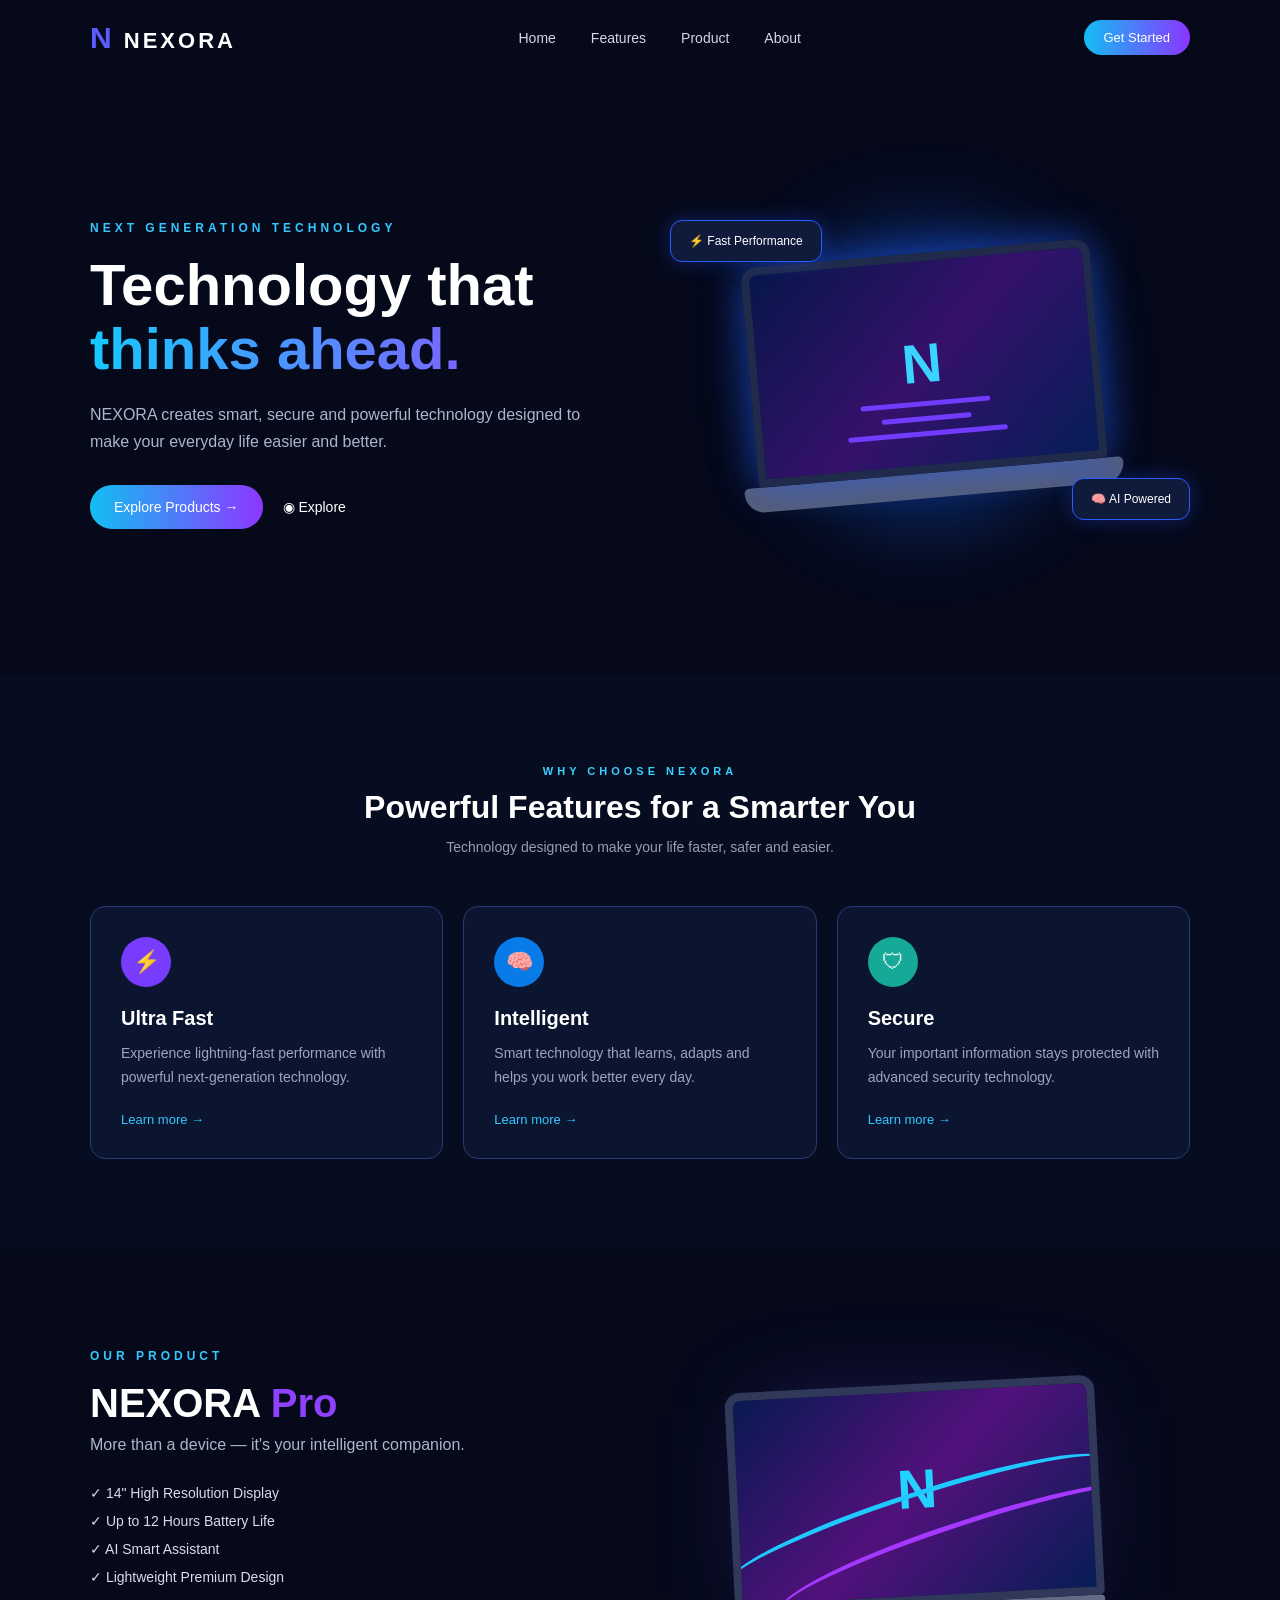
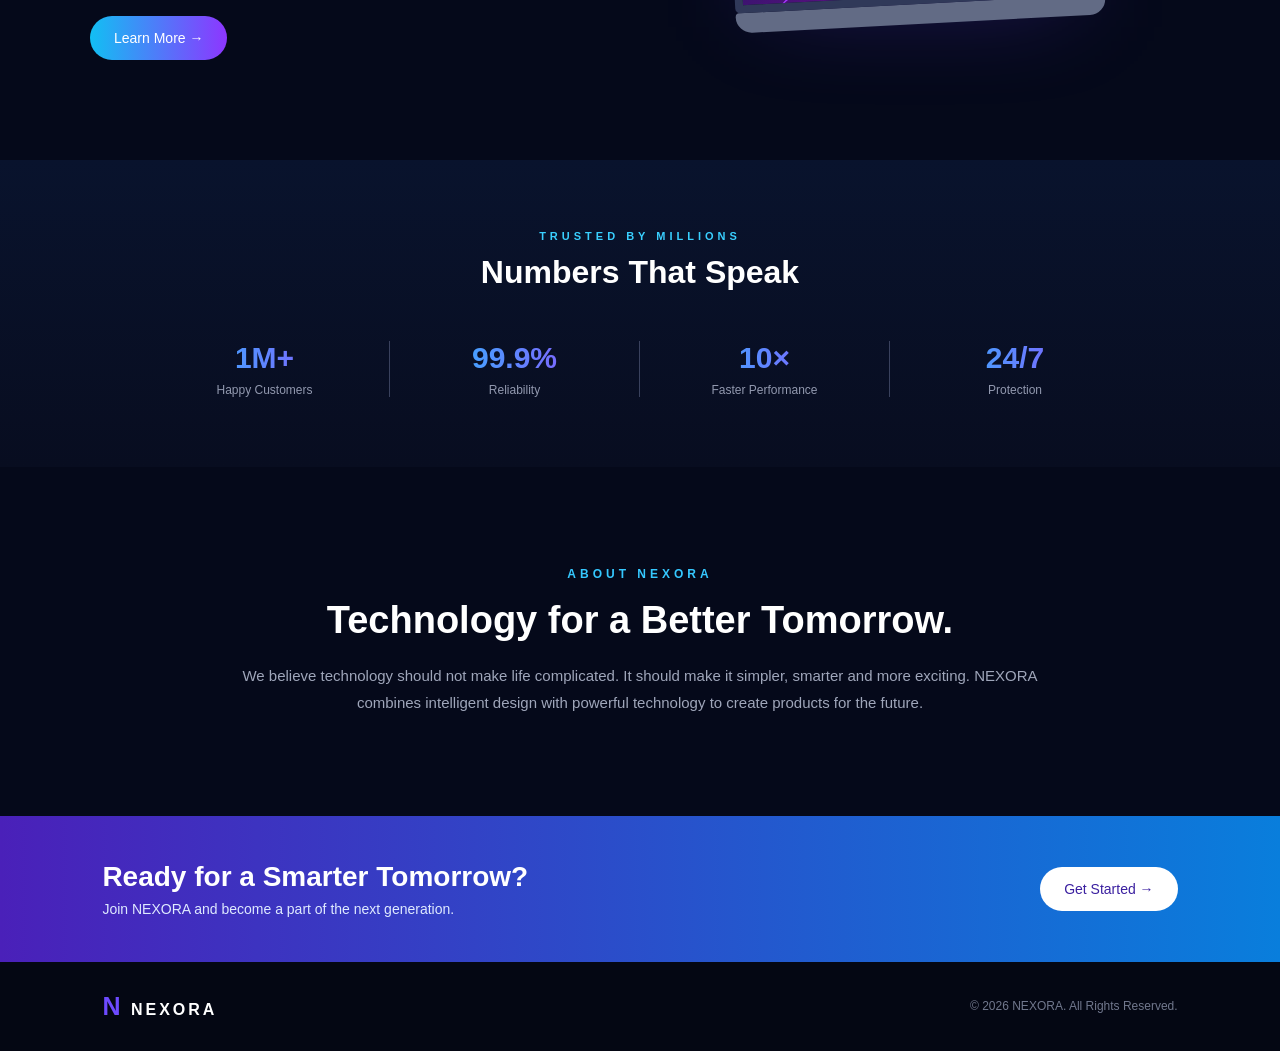
<file: try/index.html>
<!DOCTYPE html>
<html lang="en">
<head>
    <meta charset="UTF-8">
    <meta name="viewport" content="width=device-width, initial-scale=1.0">
    <title>try</title>
    <link rel="stylesheet" href="styletry.css">
</head>
<body>

    <!-- Navigation Bar -->

    <header>
        <nav class="navbar">

            <div class="logo">
                <span>N</span> NEXORA
            </div>

            <ul class="nav-links">
                <li><a href="#home">Home</a></li>
                <li><a href="#features">Features</a></li>
                <li><a href="#product">Product</a></li>
                <li><a href="#about">About</a></li>
            </ul>

            <a href="#contact" class="nav-button">Get Started</a>

        </nav>
    </header>


    <!-- Hero Section -->

    <section class="hero" id="home">

        <div class="hero-text">

            <p class="small-title">NEXT GENERATION TECHNOLOGY</p>

            <h1>
                Technology that
                <span>thinks ahead.</span>
            </h1>

            <p class="hero-description">
                NEXORA creates smart, secure and powerful technology
                designed to make your everyday life easier and better.
            </p>

            <div class="hero-buttons">

                <a href="#product" class="main-button">
                    Explore Products →
                </a>

                <a href="#features" class="watch-button">
                    ◉ Explore
                </a>

            </div>

        </div>


        <div class="hero-image">

            <div class="glow-circle"></div>

            <div class="laptop">

                <div class="screen">
                    <div class="screen-logo">N</div>

                    <div class="screen-line line-one"></div>
                    <div class="screen-line line-two"></div>
                    <div class="screen-line line-three"></div>
                </div>

                <div class="keyboard"></div>

            </div>

            <div class="floating-box box-one">
                ⚡ Fast Performance
            </div>

            <div class="floating-box box-two">
                🧠 AI Powered
            </div>

        </div>

    </section>


    <!-- Features Section -->

    <section class="features" id="features">

        <div class="section-heading">

            <p>WHY CHOOSE NEXORA</p>

            <h2>Powerful Features for a Smarter You</h2>

            <span>
                Technology designed to make your life faster,
                safer and easier.
            </span>

        </div>


        <div class="feature-container">

            <div class="feature-card">

                <div class="icon">⚡</div>

                <h3>Ultra Fast</h3>

                <p>
                    Experience lightning-fast performance with
                    powerful next-generation technology.
                </p>

                <a href="#">Learn more →</a>

            </div>


            <div class="feature-card">

                <div class="icon blue">🧠</div>

                <h3>Intelligent</h3>

                <p>
                    Smart technology that learns, adapts and
                    helps you work better every day.
                </p>

                <a href="#">Learn more →</a>

            </div>


            <div class="feature-card">

                <div class="icon green">🛡</div>

                <h3>Secure</h3>

                <p>
                    Your important information stays protected
                    with advanced security technology.
                </p>

                <a href="#">Learn more →</a>

            </div>

        </div>

    </section>


    <!-- Product Section -->

    <section class="product" id="product">

        <div class="product-text">

            <p class="small-title">OUR PRODUCT</p>

            <h2>NEXORA <span>Pro</span></h2>

            <p class="product-intro">
                More than a device — it's your intelligent companion.
            </p>


            <ul class="product-list">

                <li>✓ 14" High Resolution Display</li>

                <li>✓ Up to 12 Hours Battery Life</li>

                <li>✓ AI Smart Assistant</li>

                <li>✓ Lightweight Premium Design</li>

            </ul>


            <a href="#" class="main-button">
                Learn More →
            </a>

        </div>


        <div class="product-device">

            <div class="device-glow"></div>

            <div class="device">

                <div class="device-screen">

                    <div class="device-logo">N</div>

                    <div class="wave wave-one"></div>
                    <div class="wave wave-two"></div>

                </div>

                <div class="device-bottom"></div>

            </div>

        </div>

    </section>


    <!-- Statistics -->

    <section class="stats">

        <div class="section-heading">

            <p>TRUSTED BY MILLIONS</p>

            <h2>Numbers That Speak</h2>

        </div>


        <div class="stats-container">

            <div class="stat">
                <h2>1M+</h2>
                <p>Happy Customers</p>
            </div>

            <div class="stat">
                <h2>99.9%</h2>
                <p>Reliability</p>
            </div>

            <div class="stat">
                <h2>10×</h2>
                <p>Faster Performance</p>
            </div>

            <div class="stat">
                <h2>24/7</h2>
                <p>Protection</p>
            </div>

        </div>

    </section>


    <!-- About Section -->

    <section class="about" id="about">

        <p class="small-title">ABOUT NEXORA</p>

        <h2>Technology for a Better Tomorrow.</h2>

        <p>
            We believe technology should not make life complicated.
            It should make it simpler, smarter and more exciting.
            NEXORA combines intelligent design with powerful
            technology to create products for the future.
        </p>

    </section>


    <!-- Contact / CTA -->

    <section class="contact" id="contact">

        <div>
            <h2>Ready for a Smarter Tomorrow?</h2>

            <p>
                Join NEXORA and become a part of the next generation.
            </p>
        </div>

        <a href="#" class="main-button">
            Get Started →
        </a>

    </section>


    <!-- Footer -->

    <footer>

        <div class="footer-logo">
            <span>N</span> NEXORA
        </div>

        <p>
            ©️ 2026 NEXORA. All Rights Reserved.
        </p>

    </footer>

</body>
</html>
</file>
<file: try/styletry.css>
/* ------------------------------
   BASIC SETTINGS
------------------------------ */

* {
    margin: 0;
    padding: 0;
    box-sizing: border-box;
}

html {
    scroll-behavior: smooth;
}

body {
    font-family: Arial, sans-serif;
    background-color: #05091a;
    color: white;
}


/* ------------------------------
   NAVIGATION
------------------------------ */

header {
    background-color: #05091a;
}

.navbar {
    width: 90%;
    max-width: 1100px;
    margin: auto;

    height: 75px;

    display: flex;
    align-items: center;
    justify-content: space-between;
}

.logo {
    font-size: 22px;
    font-weight: bold;
    letter-spacing: 3px;
}

.logo span {
    color: #5b5cff;
    font-size: 30px;
}

.nav-links {
    display: flex;
    list-style: none;
    gap: 35px;
}

.nav-links a {
    color: #d5d7e5;
    text-decoration: none;
    font-size: 14px;
}

.nav-links a:hover {
    color: #36cfff;
}

.nav-button {
    text-decoration: none;
    color: white;

    background: linear-gradient(90deg, #13bdf5, #8c35ff);

    padding: 10px 20px;
    border-radius: 25px;

    font-size: 13px;
}


/* ------------------------------
   HERO SECTION
------------------------------ */

.hero {
    min-height: 600px;

    width: 90%;
    max-width: 1100px;

    margin: auto;

    display: flex;
    align-items: center;
    justify-content: space-between;

    gap: 40px;
}

.hero-text {
    width: 50%;
}

.small-title {
    color: #35c8ff;
    font-size: 12px;
    letter-spacing: 4px;
    font-weight: bold;

    margin-bottom: 18px;
}

.hero h1 {
    font-size: 58px;
    line-height: 1.1;

    margin-bottom: 20px;
}

.hero h1 span {
    display: block;

    background: linear-gradient(
        90deg,
        #16c9ff,
        #a33cff
    );

    color: transparent;
    background-clip: text;
}

.hero-description {
    color: #aeb4ca;

    line-height: 1.7;

    max-width: 500px;

    margin-bottom: 30px;
}

.hero-buttons {
    display: flex;
    align-items: center;
    gap: 20px;
}

.main-button {
    display: inline-block;

    text-decoration: none;
    color: white;

    background: linear-gradient(
        90deg,
        #12bff3,
        #8d36ff
    );

    padding: 14px 24px;

    border-radius: 30px;

    font-size: 14px;

    transition: 0.3s;
}

.main-button:hover {
    transform: translateY(-4px);
    box-shadow: 0 10px 30px #2455ff55;
}

.watch-button {
    color: white;
    text-decoration: none;

    font-size: 14px;
}


/* ------------------------------
   HERO LAPTOP
------------------------------ */

.hero-image {
    width: 50%;
    height: 430px;

    position: relative;

    display: flex;
    align-items: center;
    justify-content: center;
}

.glow-circle {
    position: absolute;

    width: 300px;
    height: 300px;

    border-radius: 50%;

    background: #1766ff55;

    filter: blur(40px);
}

.laptop {
    width: 350px;

    position: relative;

    z-index: 2;

    transform: rotate(-5deg);

    animation: floating 3s ease-in-out infinite;
}

.screen {
    height: 220px;

    border: 8px solid #202a4b;

    border-radius: 15px 15px 5px 5px;

    background:
        linear-gradient(
            135deg,
            #07164a,
            #35116b,
            #061d58
        );

    position: relative;

    overflow: hidden;

    box-shadow: 0 0 40px #235dff99;
}

.screen-logo {
    position: absolute;

    top: 70px;
    left: 145px;

    font-size: 55px;
    font-weight: bold;

    color: #3bd4ff;
}

.screen-line {
    height: 5px;

    background: #713cff;

    position: absolute;

    border-radius: 10px;
}

.line-one {
    width: 130px;
    left: 100px;
    top: 140px;
}

.line-two {
    width: 90px;
    left: 120px;
    top: 155px;
}

.line-three {
    width: 160px;
    left: 85px;
    top: 170px;
}

.keyboard {
    height: 25px;

    width: 380px;

    margin-left: -15px;

    background: #555d78;

    border-radius: 5px 5px 20px 20px;
}

.floating-box {
    position: absolute;

    padding: 13px 18px;

    background: #101b3b;

    border: 1px solid #275cff;

    border-radius: 12px;

    font-size: 12px;

    z-index: 5;

    box-shadow: 0 0 20px #2855ff55;
}

.box-one {
    top: 60px;
    left: 10px;
}

.box-two {
    right: 0;
    bottom: 70px;
}


/* ------------------------------
   ANIMATION
------------------------------ */

@keyframes floating {

    0% {
        transform: translateY(0) rotate(-5deg);
    }

    50% {
        transform: translateY(-12px) rotate(-5deg);
    }

    100% {
        transform: translateY(0) rotate(-5deg);
    }

}


/* ------------------------------
   FEATURES
------------------------------ */

.features {
    padding: 90px 5%;

    background: #070d20;
}

.section-heading {
    text-align: center;

    max-width: 700px;

    margin: auto;

    margin-bottom: 50px;
}

.section-heading p {
    color: #39cfff;

    font-size: 11px;

    letter-spacing: 4px;

    font-weight: bold;

    margin-bottom: 12px;
}

.section-heading h2 {
    font-size: 32px;

    margin-bottom: 12px;
}

.section-heading span {
    color: #969db4;

    font-size: 14px;
}

.feature-container {
    max-width: 1100px;

    margin: auto;

    display: flex;

    gap: 20px;
}

.feature-card {
    flex: 1;

    padding: 30px;

    background: #0c1530;

    border: 1px solid #263c78;

    border-radius: 15px;

    transition: 0.3s;
}

.feature-card:hover {
    transform: translateY(-8px);

    border-color: #3f8cff;

    box-shadow: 0 15px 35px #1d4cff25;
}

.icon {
    width: 50px;
    height: 50px;

    display: flex;
    align-items: center;
    justify-content: center;

    border-radius: 50%;

    background: #783cff;

    font-size: 22px;

    margin-bottom: 20px;
}

.icon.blue {
    background: #087be9;
}

.icon.green {
    background: #16a997;
}

.feature-card h3 {
    font-size: 20px;

    margin-bottom: 12px;
}

.feature-card p {
    color: #9da5bb;

    font-size: 14px;

    line-height: 1.7;

    margin-bottom: 20px;
}

.feature-card a {
    color: #35c8ff;

    text-decoration: none;

    font-size: 13px;
}


/* ------------------------------
   PRODUCT SECTION
------------------------------ */

.product {
    width: 90%;
    max-width: 1100px;

    margin: auto;

    padding: 100px 0;

    display: flex;

    align-items: center;

    justify-content: space-between;
}

.product-text {
    width: 45%;
}

.product h2 {
    font-size: 40px;

    margin-bottom: 10px;
}

.product h2 span {
    color: #8e42ff;
}

.product-intro {
    color: #aeb5c9;

    margin-bottom: 25px;
}

.product-list {
    list-style: none;

    color: #d7dbea;

    line-height: 2;

    margin-bottom: 25px;
}

.product-list li {
    font-size: 14px;
}

.product-device {
    width: 50%;

    height: 300px;

    display: flex;

    justify-content: center;

    align-items: center;

    position: relative;
}

.device-glow {
    position: absolute;

    width: 300px;
    height: 180px;

    background: #713cff55;

    filter: blur(50px);
}

.device {
    width: 370px;

    position: relative;

    transform: rotate(-3deg);

    z-index: 2;
}

.device-screen {
    height: 220px;

    border: 8px solid #303959;

    border-radius: 15px 15px 5px 5px;

    background:
        linear-gradient(
            135deg,
            #081952,
            #52117c,
            #061d55
        );

    position: relative;

    overflow: hidden;
}

.device-logo {
    position: absolute;

    top: 65px;
    left: 160px;

    font-size: 55px;

    font-weight: bold;

    color: #24d2ff;
}

.wave {
    position: absolute;

    width: 400px;
    height: 60px;

    border-radius: 50%;

    border-top: 5px solid #1fc8ff;

    transform: rotate(-15deg);
}

.wave-one {
    top: 100px;
    left: -20px;
}

.wave-two {
    top: 130px;
    left: 30px;

    border-color: #a438ff;
}

.device-bottom {
    height: 20px;

    background: #626b85;

    border-radius: 5px 5px 20px 20px;
}


/* ------------------------------
   STATISTICS
------------------------------ */

.stats {
    padding: 70px 5%;

    background:
        linear-gradient(
            180deg,
            #09132d,
            #080d20
        );
}

.stats-container {
    max-width: 1000px;

    margin: auto;

    display: flex;

    justify-content: space-between;

    text-align: center;
}

.stat {
    width: 25%;

    border-right: 1px solid #39415d;
}

.stat:last-child {
    border: none;
}

.stat h2 {
    font-size: 30px;

    background: linear-gradient(
        90deg,
        #1bcfff,
        #a33cff
    );

    color: transparent;

    background-clip: text;

    margin-bottom: 8px;
}

.stat p {
    color: #9299af;

    font-size: 12px;
}


/* ------------------------------
   ABOUT
------------------------------ */

.about {
    width: 90%;
    max-width: 800px;

    margin: auto;

    padding: 100px 0;

    text-align: center;
}

.about h2 {
    font-size: 38px;

    margin-bottom: 20px;
}

.about > p:last-child {
    color: #9fa6ba;

    line-height: 1.8;

    font-size: 15px;
}


/* ------------------------------
   CONTACT
------------------------------ */

.contact {
    padding: 45px 8%;

    background:
        linear-gradient(
            90deg,
            #4a20b9,
            #097edc
        );

    display: flex;

    align-items: center;

    justify-content: space-between;
}

.contact h2 {
    font-size: 28px;

    margin-bottom: 8px;
}

.contact p {
    font-size: 14px;

    color: #dfeaff;
}

.contact .main-button {
    background: white;

    color: #3b20a0;
}


/* ------------------------------
   FOOTER
------------------------------ */

footer {
    padding: 30px 8%;

    background: #040713;

    display: flex;

    justify-content: space-between;

    align-items: center;
}

.footer-logo {
    font-weight: bold;

    letter-spacing: 3px;
}

.footer-logo span {
    color: #6d4aff;

    font-size: 25px;
}

footer p {
    color: #71788d;

    font-size: 12px;
}


/* ------------------------------
   MOBILE DESIGN
------------------------------ */

@media (max-width: 800px) {

    .nav-links {
        display: none;
    }

    .hero {
        flex-direction: column;

        padding-top: 60px;

        text-align: center;
    }

    .hero-text,
    .hero-image {
        width: 100%;
    }

    .hero h1 {
        font-size: 42px;
    }

    .hero-buttons {
        justify-content: center;
    }

    .feature-container {
        flex-direction: column;
    }

    .product {
        flex-direction: column;

        gap: 50px;
    }

    .product-text,
    .product-device {
        width: 100%;
    }

    .stats-container {
        flex-wrap: wrap;

        gap: 30px;
    }

    .stat {
        width: 40%;

        border: none;
    }

    .contact {
        flex-direction: column;

        gap: 25px;

        text-align: center;
    }

    footer {
        flex-direction: column;

        gap: 15px;
    }
}
</file>
